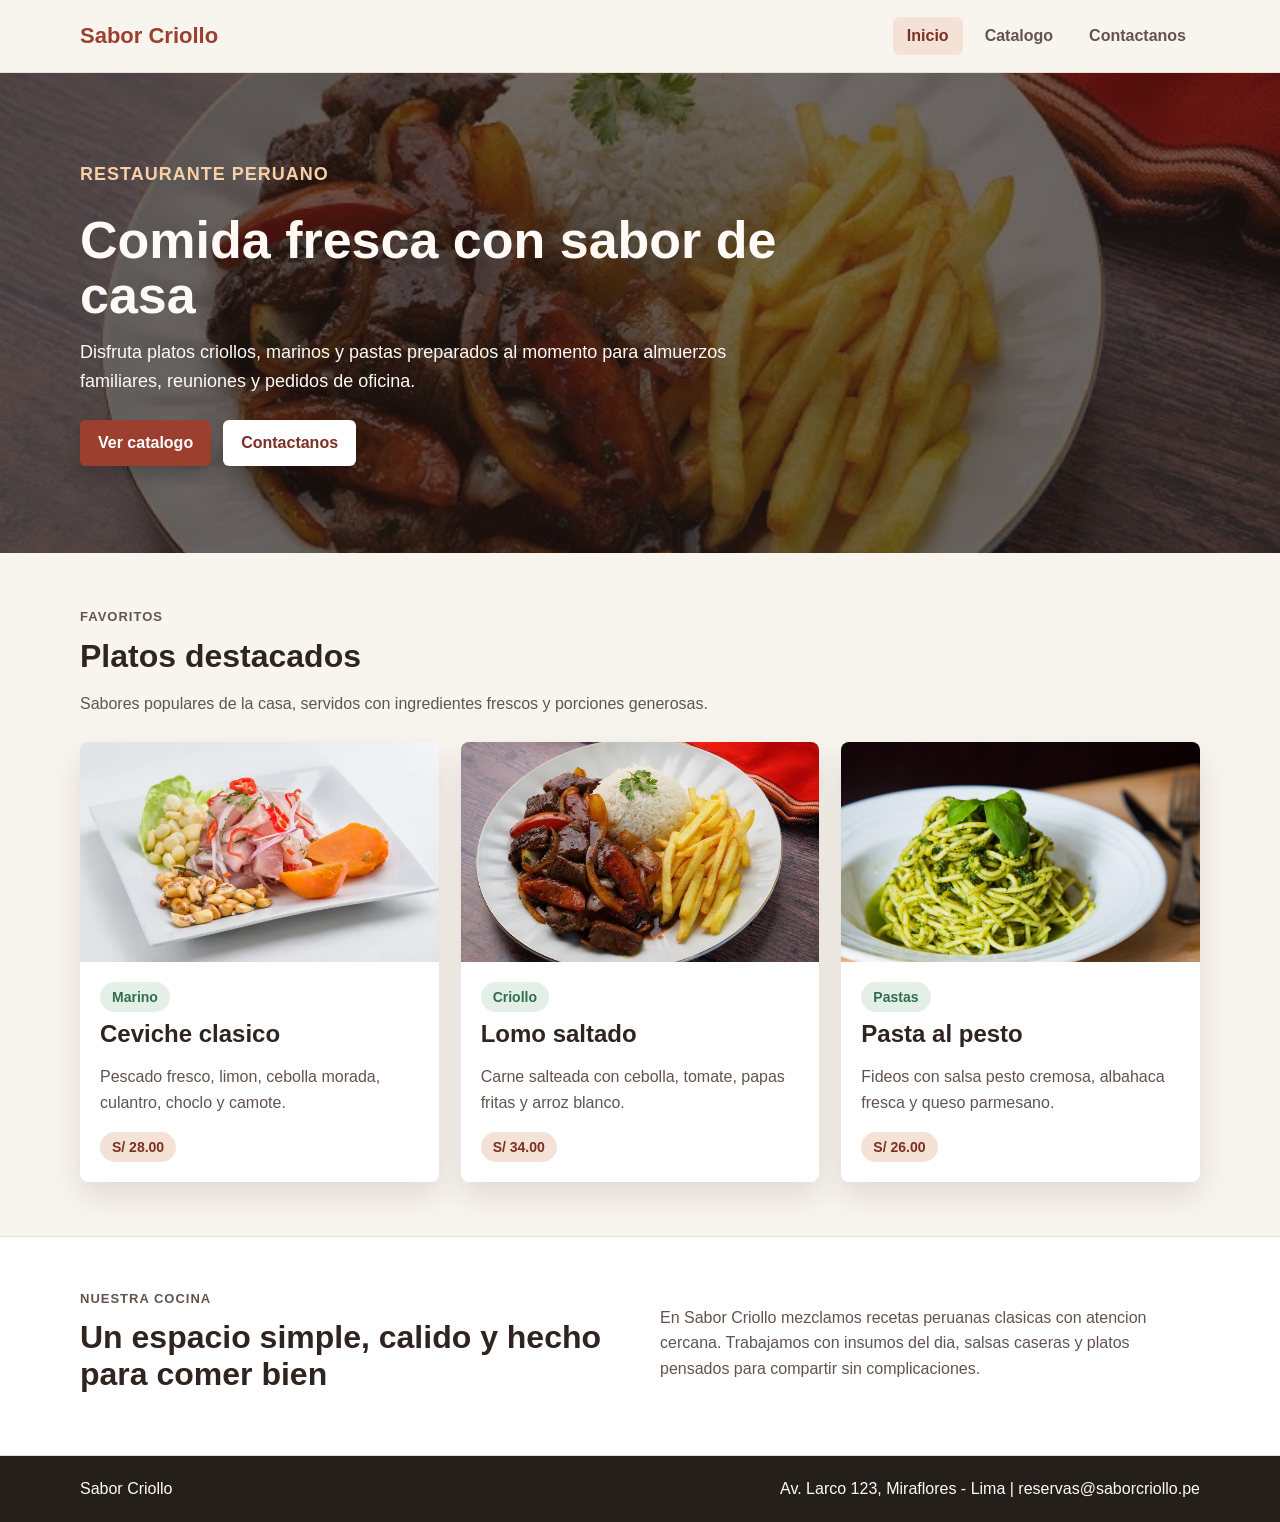
<file: index.html>
<!DOCTYPE html>
<html lang="es">
<head>
    <meta charset="UTF-8">
    <meta name="viewport" content="width=device-width, initial-scale=1.0">
    <title>Sabor Criollo | Inicio</title>
    <link rel="stylesheet" href="assets/css/styles.css">
</head>
<body>
    <header class="site-header">
        <div class="contenedor nav">
            <a class="logo" href="index.html">Sabor Criollo</a>

            <input class="menu-toggle" type="checkbox" id="menu-toggle-index">
            <label class="hamburguesa" for="menu-toggle-index">
                <span></span>
                <span></span>
                <span></span>
            </label>

            <div class="menu">
                <a class="activo" href="index.html">Inicio</a>
                <a href="catalogo.html">Catalogo</a>
                <a href="contacto.html">Contactanos</a>
            </div>
        </div>
    </header>

    <main>
        <section class="banner">
            <div class="contenedor banner-contenido">
                <p class="etiqueta">Restaurante peruano</p>
                <h1>Comida fresca con sabor de casa</h1>
                <p>Disfruta platos criollos, marinos y pastas preparados al momento para almuerzos familiares, reuniones y pedidos de oficina.</p>
                <div class="acciones">
                    <a class="btn" href="catalogo.html">Ver catalogo</a>
                    <a class="btn btn-secundario" href="contacto.html">Contactanos</a>
                </div>
            </div>
        </section>

        <section class="seccion contenedor">
            <div class="seccion-cabecera">
                <p class="etiqueta">Favoritos</p>
                <h2>Platos destacados</h2>
                <p>Sabores populares de la casa, servidos con ingredientes frescos y porciones generosas.</p>
            </div>

            <div class="grid-platos">
                <a class="plato-card" href="detalle-ceviche.html">
                    <img src="assets/img/ceviche.webp" alt="Ceviche clasico">
                    <div class="plato-info">
                        <span class="categoria">Marino</span>
                        <h3>Ceviche clasico</h3>
                        <p>Pescado fresco, limon, cebolla morada, culantro, choclo y camote.</p>
                        <span class="precio">S/ 28.00</span>
                    </div>
                </a>

                <a class="plato-card" href="detalle-lomo.html">
                    <img src="assets/img/lomo-saltado.jpg" alt="Lomo saltado">
                    <div class="plato-info">
                        <span class="categoria">Criollo</span>
                        <h3>Lomo saltado</h3>
                        <p>Carne salteada con cebolla, tomate, papas fritas y arroz blanco.</p>
                        <span class="precio">S/ 34.00</span>
                    </div>
                </a>

                <a class="plato-card" href="detalle-pasta.html">
                    <img src="assets/img/pasta-al-pesto.jpeg" alt="Pasta al pesto">
                    <div class="plato-info">
                        <span class="categoria">Pastas</span>
                        <h3>Pasta al pesto</h3>
                        <p>Fideos con salsa pesto cremosa, albahaca fresca y queso parmesano.</p>
                        <span class="precio">S/ 26.00</span>
                    </div>
                </a>
            </div>
        </section>

        <section class="descripcion-banda">
            <div class="contenedor descripcion">
                <div>
                    <p class="etiqueta">Nuestra cocina</p>
                    <h2>Un espacio simple, calido y hecho para comer bien</h2>
                </div>
                <p>En Sabor Criollo mezclamos recetas peruanas clasicas con atencion cercana. Trabajamos con insumos del dia, salsas caseras y platos pensados para compartir sin complicaciones.</p>
            </div>
        </section>
    </main>

    <footer class="footer">
        <div class="contenedor footer-contenido">
            <p>Sabor Criollo</p>
            <p>Av. Larco 123, Miraflores - Lima | reservas@saborcriollo.pe</p>
        </div>
    </footer>
</body>
</html>
</file>
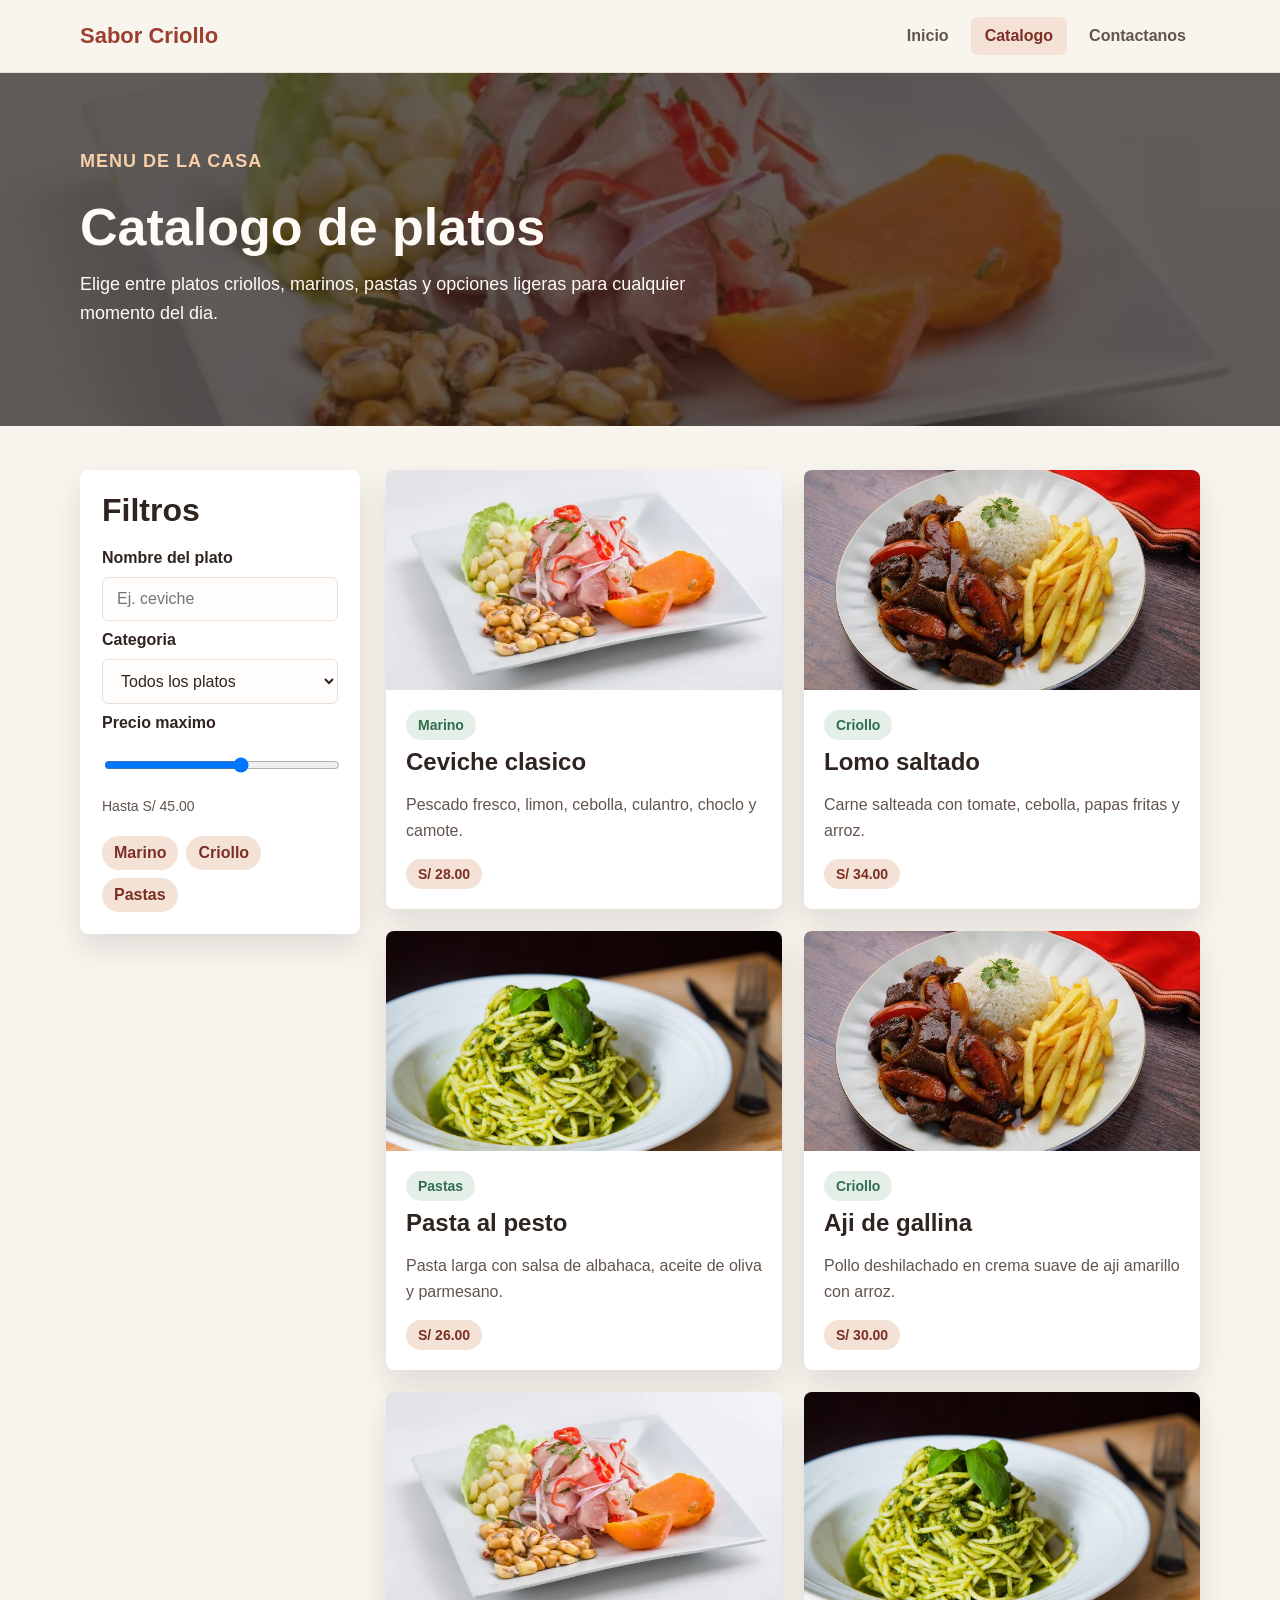
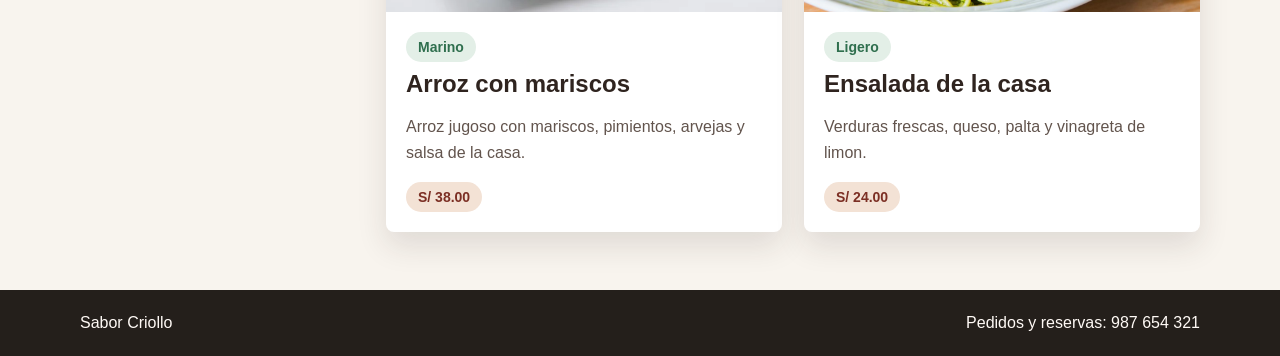
<file: catalogo.html>
<!DOCTYPE html>
<html lang="es">
<head>
    <meta charset="UTF-8">
    <meta name="viewport" content="width=device-width, initial-scale=1.0">
    <title>Sabor Criollo | Catalogo</title>
    <link rel="stylesheet" href="assets/css/styles.css">
</head>
<body>
    <header class="site-header">
        <div class="contenedor nav">
            <a class="logo" href="index.html">Sabor Criollo</a>

            <input class="menu-toggle" type="checkbox" id="menu-toggle-catalogo">
            <label class="hamburguesa" for="menu-toggle-catalogo">
                <span></span>
                <span></span>
                <span></span>
            </label>

            <div class="menu">
                <a href="index.html">Inicio</a>
                <a class="activo" href="catalogo.html">Catalogo</a>
                <a href="contacto.html">Contactanos</a>
            </div>
        </div>
    </header>

    <main>
        <section class="page-hero">
            <div class="contenedor">
                <p class="etiqueta">Menu de la casa</p>
                <h1>Catalogo de platos</h1>
                <p>Elige entre platos criollos, marinos, pastas y opciones ligeras para cualquier momento del dia.</p>
            </div>
        </section>

        <section class="catalogo contenedor">
            <form class="filtros">
                <h2>Filtros</h2>

                <label for="nombre">Nombre del plato</label>
                <input id="nombre" type="search" placeholder="Ej. ceviche">

                <label for="categoria">Categoria</label>
                <select id="categoria">
                    <option>Todos los platos</option>
                    <option>Marino</option>
                    <option>Criollo</option>
                    <option>Pastas</option>
                    <option>Ligero</option>
                </select>

                <label for="precio">Precio maximo</label>
                <input id="precio" type="range" min="20" max="45" value="35">
                <p class="rango-texto">Hasta S/ 45.00</p>

                <div class="chips">
                    <button type="button">Marino</button>
                    <button type="button">Criollo</button>
                    <button type="button">Pastas</button>
                </div>
            </form>

            <div class="catalogo-lista">
                <article class="plato-card">
                    <img src="assets/img/ceviche.webp" alt="Ceviche clasico">
                    <div class="plato-info">
                        <span class="categoria">Marino</span>
                        <h3>Ceviche clasico</h3>
                        <p>Pescado fresco, limon, cebolla, culantro, choclo y camote.</p>
                        <span class="precio">S/ 28.00</span>
                    </div>
                </article>

                <article class="plato-card">
                    <img src="assets/img/lomo-saltado.jpg" alt="Lomo saltado">
                    <div class="plato-info">
                        <span class="categoria">Criollo</span>
                        <h3>Lomo saltado</h3>
                        <p>Carne salteada con tomate, cebolla, papas fritas y arroz.</p>
                        <span class="precio">S/ 34.00</span>
                    </div>
                </article>

                <article class="plato-card">
                    <img src="assets/img/pasta-al-pesto.jpeg" alt="Pasta al pesto">
                    <div class="plato-info">
                        <span class="categoria">Pastas</span>
                        <h3>Pasta al pesto</h3>
                        <p>Pasta larga con salsa de albahaca, aceite de oliva y parmesano.</p>
                        <span class="precio">S/ 26.00</span>
                    </div>
                </article>

                <article class="plato-card">
                    <img src="assets/img/lomo-saltado.jpg" alt="Aji de gallina">
                    <div class="plato-info">
                        <span class="categoria">Criollo</span>
                        <h3>Aji de gallina</h3>
                        <p>Pollo deshilachado en crema suave de aji amarillo con arroz.</p>
                        <span class="precio">S/ 30.00</span>
                    </div>
                </article>

                <article class="plato-card">
                    <img src="assets/img/ceviche.webp" alt="Arroz con mariscos">
                    <div class="plato-info">
                        <span class="categoria">Marino</span>
                        <h3>Arroz con mariscos</h3>
                        <p>Arroz jugoso con mariscos, pimientos, arvejas y salsa de la casa.</p>
                        <span class="precio">S/ 38.00</span>
                    </div>
                </article>

                <article class="plato-card">
                    <img src="assets/img/pasta-al-pesto.jpeg" alt="Ensalada de la casa">
                    <div class="plato-info">
                        <span class="categoria">Ligero</span>
                        <h3>Ensalada de la casa</h3>
                        <p>Verduras frescas, queso, palta y vinagreta de limon.</p>
                        <span class="precio">S/ 24.00</span>
                    </div>
                </article>
            </div>
        </section>
    </main>

    <footer class="footer">
        <div class="contenedor footer-contenido">
            <p>Sabor Criollo</p>
            <p>Pedidos y reservas: 987 654 321</p>
        </div>
    </footer>
</body>
</html>
</file>
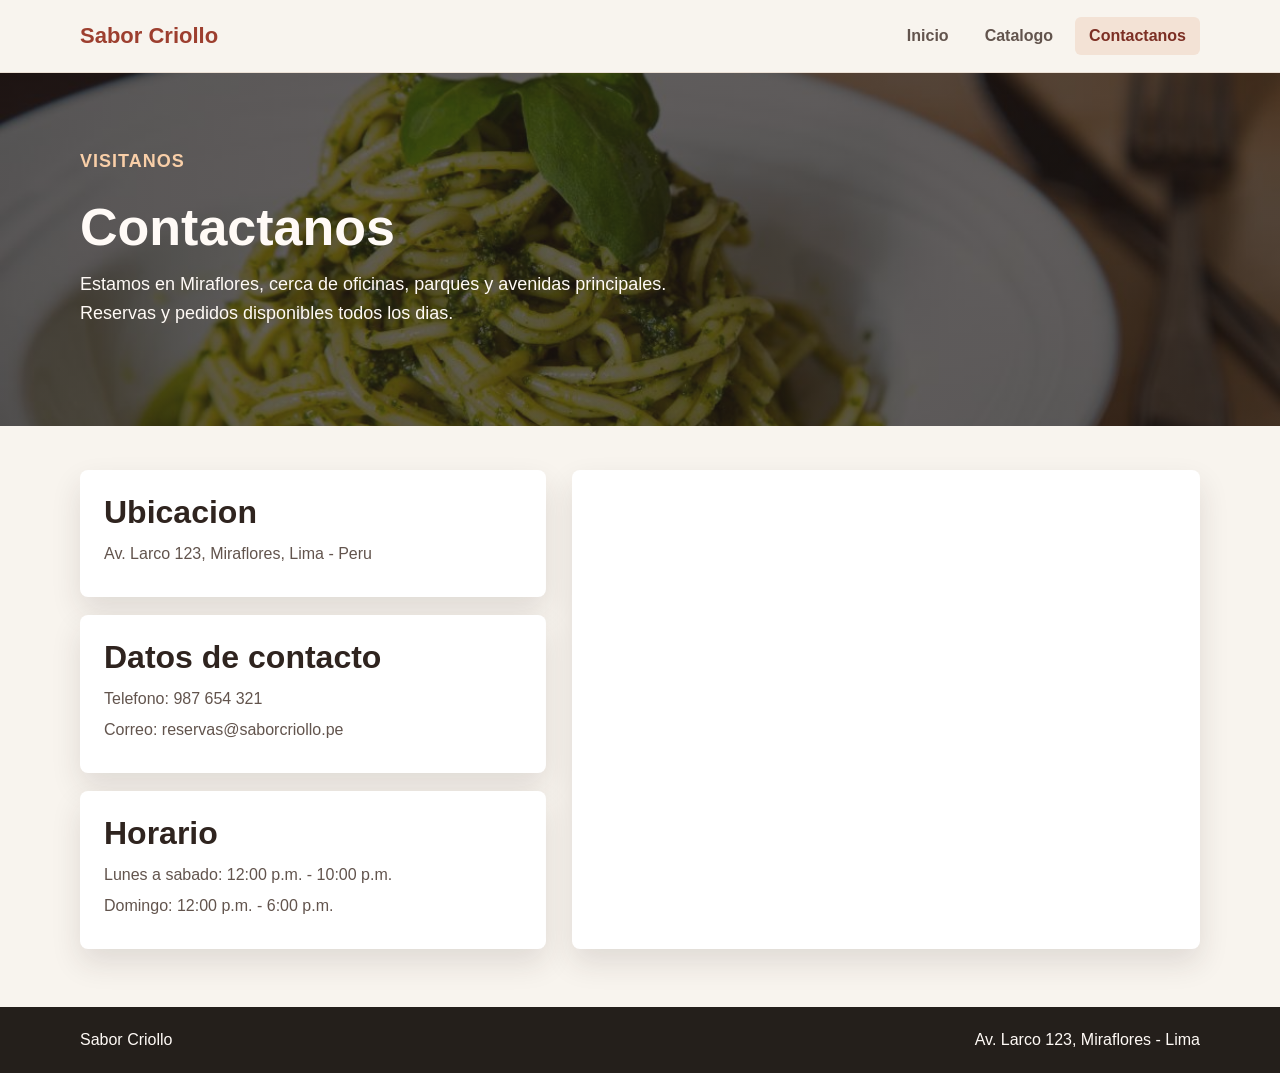
<file: contacto.html>
<!DOCTYPE html>
<html lang="es">
<head>
    <meta charset="UTF-8">
    <meta name="viewport" content="width=device-width, initial-scale=1.0">
    <title>Sabor Criollo | Contactanos</title>
    <link rel="stylesheet" href="assets/css/styles.css">
</head>
<body>
    <header class="site-header">
        <div class="contenedor nav">
            <a class="logo" href="index.html">Sabor Criollo</a>

            <input class="menu-toggle" type="checkbox" id="menu-toggle-contacto">
            <label class="hamburguesa" for="menu-toggle-contacto">
                <span></span>
                <span></span>
                <span></span>
            </label>

            <div class="menu">
                <a href="index.html">Inicio</a>
                <a href="catalogo.html">Catalogo</a>
                <a class="activo" href="contacto.html">Contactanos</a>
            </div>
        </div>
    </header>

    <main>
        <section class="page-hero contacto-hero">
            <div class="contenedor">
                <p class="etiqueta">Visitanos</p>
                <h1>Contactanos</h1>
                <p>Estamos en Miraflores, cerca de oficinas, parques y avenidas principales. Reservas y pedidos disponibles todos los dias.</p>
            </div>
        </section>

        <section class="contacto contenedor">
            <div class="contacto-datos">
                <article class="dato-card">
                    <h2>Ubicacion</h2>
                    <p>Av. Larco 123, Miraflores, Lima - Peru</p>
                </article>

                <article class="dato-card">
                    <h2>Datos de contacto</h2>
                    <p>Telefono: 987 654 321</p>
                    <p>Correo: reservas@saborcriollo.pe</p>
                </article>

                <article class="dato-card">
                    <h2>Horario</h2>
                    <p>Lunes a sabado: 12:00 p.m. - 10:00 p.m.</p>
                    <p>Domingo: 12:00 p.m. - 6:00 p.m.</p>
                </article>
            </div>

            <div class="mapa-card">
                <iframe
                    title="Mapa de Sabor Criollo"
                    src="https://www.openstreetmap.org/export/embed.html?bbox=-77.0402%2C-12.1296%2C-77.0206%2C-12.1126&amp;layer=mapnik&amp;marker=-12.1211%2C-77.0305"
                    loading="lazy">
                </iframe>
            </div>
        </section>
    </main>

    <footer class="footer">
        <div class="contenedor footer-contenido">
            <p>Sabor Criollo</p>
            <p>Av. Larco 123, Miraflores - Lima</p>
        </div>
    </footer>
</body>
</html>
</file>
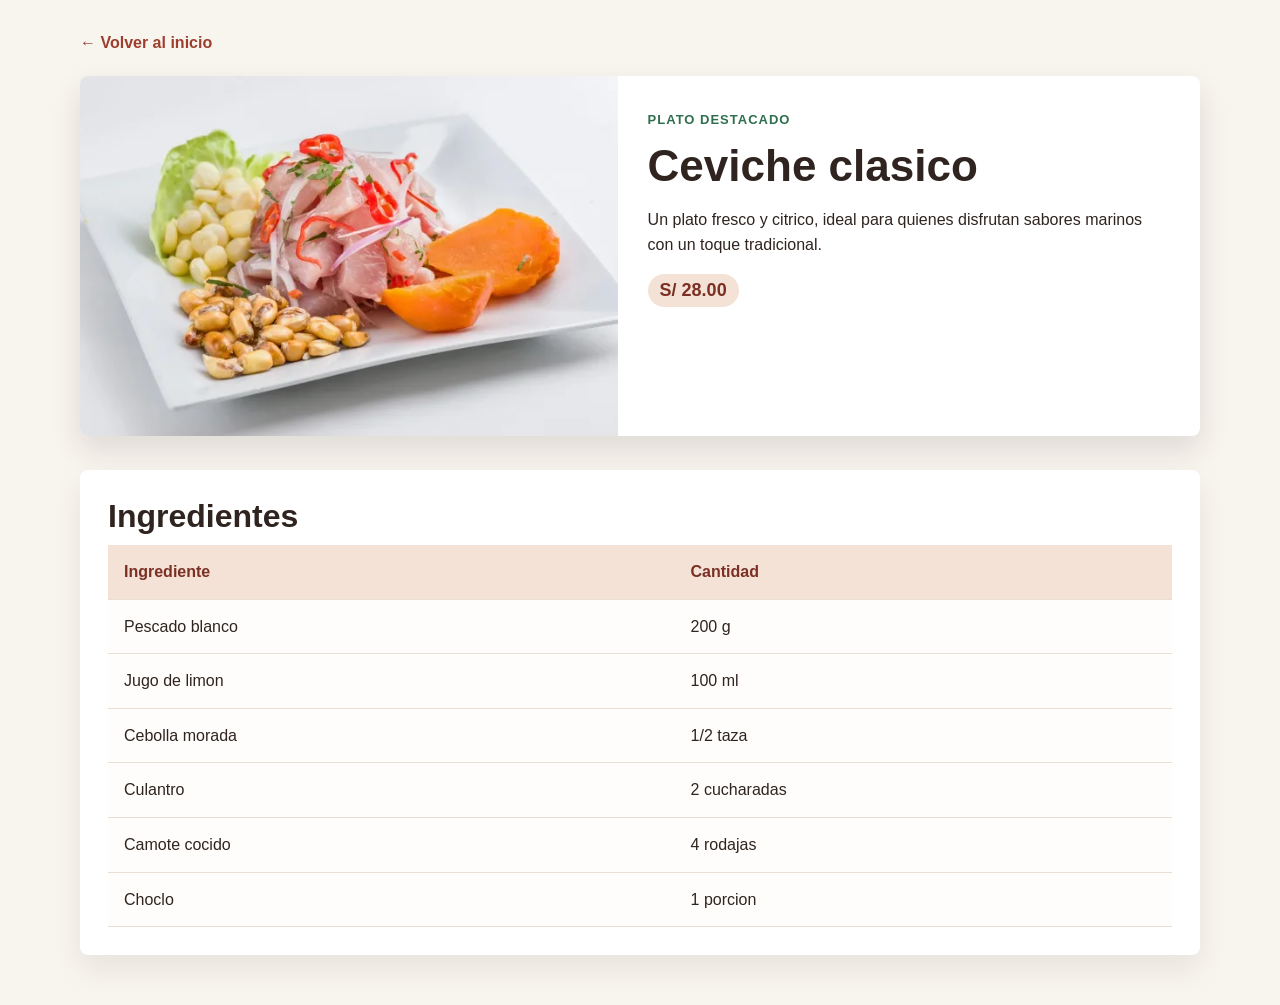
<file: detalle-ceviche.html>
<!DOCTYPE html>
<html lang="es">
<head>
    <meta charset="UTF-8">
    <meta name="viewport" content="width=device-width, initial-scale=1.0">
    <title>Detalle - Ceviche clasico</title>
    <link rel="stylesheet" href="assets/css/styles.css">
</head>
<body>
    <main class="detalle contenedor">
        <a class="volver" href="index.html">&larr; Volver al inicio</a>

        <section class="detalle-cabecera">
            <img src="assets/img/ceviche.webp" alt="Ceviche clasico">
            <div class="detalle-info">
                <p class="etiqueta">Plato destacado</p>
                <h1>Ceviche clasico</h1>
                <p>Un plato fresco y citrico, ideal para quienes disfrutan sabores marinos con un toque tradicional.</p>
                <span class="precio grande">S/ 28.00</span>
            </div>
        </section>

        <section class="ingredientes">
            <h2>Ingredientes</h2>
            <table>
                <thead>
                    <tr>
                        <th>Ingrediente</th>
                        <th>Cantidad</th>
                    </tr>
                </thead>
                <tbody>
                    <tr>
                        <td>Pescado blanco</td>
                        <td>200 g</td>
                    </tr>
                    <tr>
                        <td>Jugo de limon</td>
                        <td>100 ml</td>
                    </tr>
                    <tr>
                        <td>Cebolla morada</td>
                        <td>1/2 taza</td>
                    </tr>
                    <tr>
                        <td>Culantro</td>
                        <td>2 cucharadas</td>
                    </tr>
                    <tr>
                        <td>Camote cocido</td>
                        <td>4 rodajas</td>
                    </tr>
                    <tr>
                        <td>Choclo</td>
                        <td>1 porcion</td>
                    </tr>
                </tbody>
            </table>
        </section>
    </main>
</body>
</html>
</file>
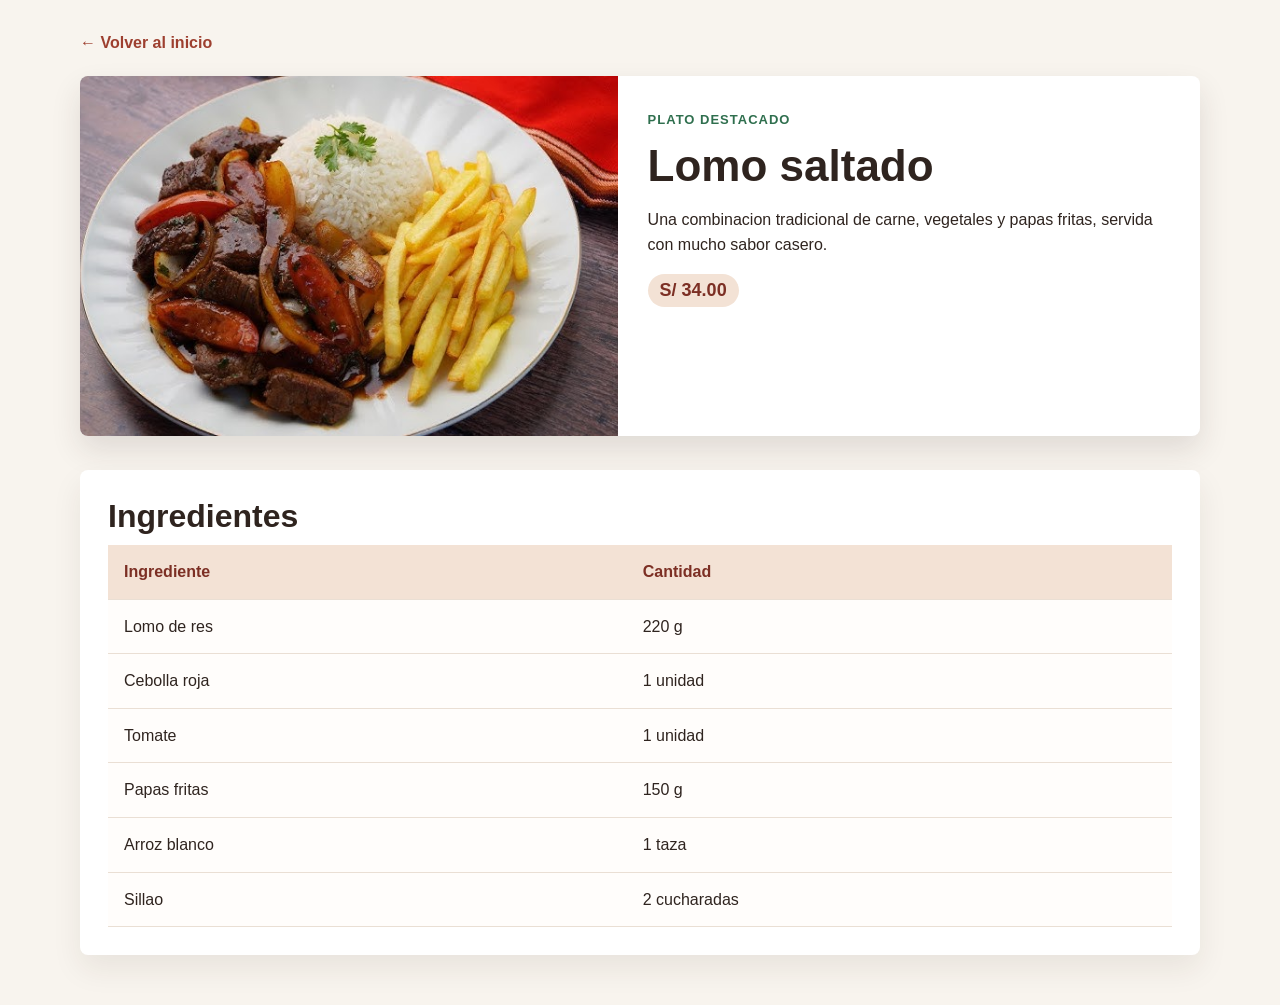
<file: detalle-lomo.html>
<!DOCTYPE html>
<html lang="es">
<head>
    <meta charset="UTF-8">
    <meta name="viewport" content="width=device-width, initial-scale=1.0">
    <title>Detalle - Lomo saltado</title>
    <link rel="stylesheet" href="assets/css/styles.css">
</head>
<body>
    <main class="detalle contenedor">
        <a class="volver" href="index.html">&larr; Volver al inicio</a>

        <section class="detalle-cabecera">
            <img src="assets/img/lomo-saltado.jpg" alt="Lomo saltado">
            <div class="detalle-info">
                <p class="etiqueta">Plato destacado</p>
                <h1>Lomo saltado</h1>
                <p>Una combinacion tradicional de carne, vegetales y papas fritas, servida con mucho sabor casero.</p>
                <span class="precio grande">S/ 34.00</span>
            </div>
        </section>

        <section class="ingredientes">
            <h2>Ingredientes</h2>
            <table>
                <thead>
                    <tr>
                        <th>Ingrediente</th>
                        <th>Cantidad</th>
                    </tr>
                </thead>
                <tbody>
                    <tr>
                        <td>Lomo de res</td>
                        <td>220 g</td>
                    </tr>
                    <tr>
                        <td>Cebolla roja</td>
                        <td>1 unidad</td>
                    </tr>
                    <tr>
                        <td>Tomate</td>
                        <td>1 unidad</td>
                    </tr>
                    <tr>
                        <td>Papas fritas</td>
                        <td>150 g</td>
                    </tr>
                    <tr>
                        <td>Arroz blanco</td>
                        <td>1 taza</td>
                    </tr>
                    <tr>
                        <td>Sillao</td>
                        <td>2 cucharadas</td>
                    </tr>
                </tbody>
            </table>
        </section>
    </main>
</body>
</html>
</file>
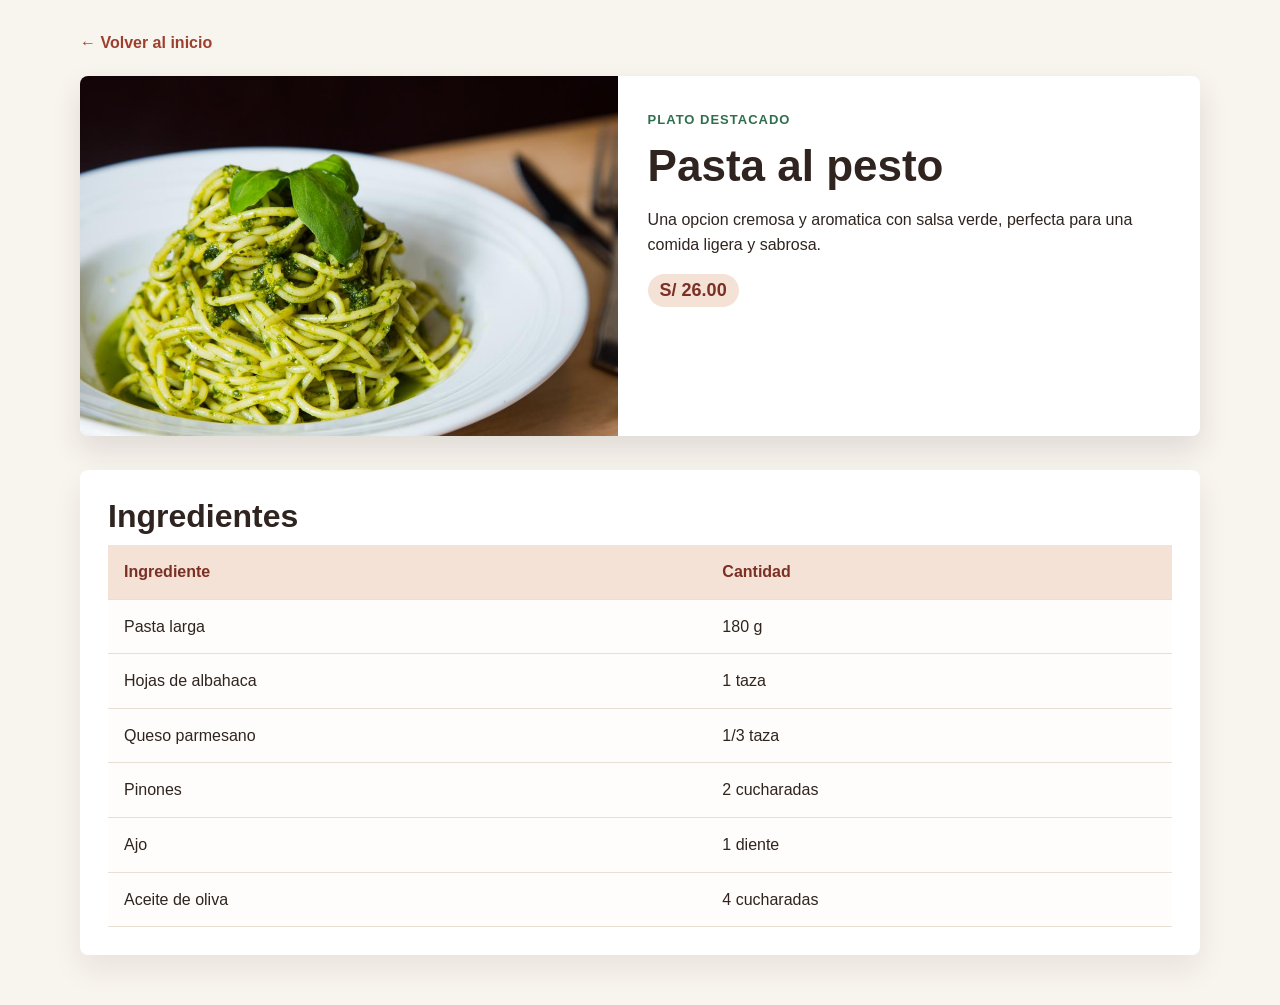
<file: detalle-pasta.html>
<!DOCTYPE html>
<html lang="es">
<head>
    <meta charset="UTF-8">
    <meta name="viewport" content="width=device-width, initial-scale=1.0">
    <title>Detalle - Pasta al pesto</title>
    <link rel="stylesheet" href="assets/css/styles.css">
</head>
<body>
    <main class="detalle contenedor">
        <a class="volver" href="index.html">&larr; Volver al inicio</a>

        <section class="detalle-cabecera">
            <img src="assets/img/pasta-al-pesto.jpeg" alt="Pasta al pesto">
            <div class="detalle-info">
                <p class="etiqueta">Plato destacado</p>
                <h1>Pasta al pesto</h1>
                <p>Una opcion cremosa y aromatica con salsa verde, perfecta para una comida ligera y sabrosa.</p>
                <span class="precio grande">S/ 26.00</span>
            </div>
        </section>

        <section class="ingredientes">
            <h2>Ingredientes</h2>
            <table>
                <thead>
                    <tr>
                        <th>Ingrediente</th>
                        <th>Cantidad</th>
                    </tr>
                </thead>
                <tbody>
                    <tr>
                        <td>Pasta larga</td>
                        <td>180 g</td>
                    </tr>
                    <tr>
                        <td>Hojas de albahaca</td>
                        <td>1 taza</td>
                    </tr>
                    <tr>
                        <td>Queso parmesano</td>
                        <td>1/3 taza</td>
                    </tr>
                    <tr>
                        <td>Pinones</td>
                        <td>2 cucharadas</td>
                    </tr>
                    <tr>
                        <td>Ajo</td>
                        <td>1 diente</td>
                    </tr>
                    <tr>
                        <td>Aceite de oliva</td>
                        <td>4 cucharadas</td>
                    </tr>
                </tbody>
            </table>
        </section>
    </main>
</body>
</html>
</file>
<file: assets/css/styles.css>
* {
    box-sizing: border-box;
}

:root {
    --fondo: #f8f4ee;
    --papel: #ffffff;
    --texto: #2f241f;
    --muted: #62544d;
    --primario: #9d3f2f;
    --primario-oscuro: #7c2f24;
    --verde: #2f6f4e;
    --suave: #f3e2d5;
    --borde: #eadfd4;
    --sombra: 0 14px 30px rgba(47, 36, 31, 0.12);
}

body {
    margin: 0;
    font-family: Arial, sans-serif;
    background: var(--fondo);
    color: var(--texto);
}

a {
    color: inherit;
    text-decoration: none;
}

img {
    display: block;
    width: 100%;
}

input,
select,
button {
    font: inherit;
}

.contenedor {
    width: 1120px;
    max-width: calc(100% - 40px);
    margin: 0 auto;
}

.site-header {
    border-bottom: 1px solid var(--borde);
}

.nav {
    min-height: 72px;
    display: flex;
    align-items: center;
    justify-content: space-between;
    gap: 24px;
}

.logo {
    font-size: 22px;
    font-weight: 800;
    color: var(--primario);
}

.menu {
    display: flex;
    align-items: center;
    gap: 8px;
    flex-wrap: wrap;
}

.menu-toggle,
.hamburguesa {
    display: none;
}

.hamburguesa {
    width: 42px;
    height: 42px;
    align-items: center;
    justify-content: center;
    flex-direction: column;
    gap: 5px;
    border: 1px solid var(--borde);
    border-radius: 6px;
    cursor: pointer;
    transition: 0.2s ease;
}

.hamburguesa:hover {
    border-color: var(--primario);
    box-shadow: 0 8px 16px rgba(47, 36, 31, 0.12);
}

.hamburguesa span {
    width: 20px;
    height: 2px;
    background: var(--primario-oscuro);
    border-radius: 999px;
}

.menu a {
    padding: 10px 14px;
    border-radius: 6px;
    color: var(--muted);
    font-weight: 700;
    transition: 0.2s ease;
}

.menu a:hover,
.menu a.activo {
    background: var(--suave);
    color: var(--primario-oscuro);
}

.banner {
    min-height: 480px;
    display: flex;
    align-items: center;
    background:
        linear-gradient(rgba(31, 23, 19, 0.62), rgba(31, 23, 19, 0.62)),
        url("../img/lomo-saltado.jpg") center/cover;
    color: #fffaf6;
}

.banner-contenido {
    padding: 80px 0;
}

.etiqueta {
    margin: 0 0 10px;
    color: var(--verde);
    font-size: 13px;
    font-weight: 800;
    letter-spacing: 1px;
    text-transform: uppercase;
}

.banner .etiqueta,
.page-hero .etiqueta,
.footer .etiqueta {
    color: #f9cfa8;
}

.banner h1,
.page-hero h1 {
    width: 720px;
    max-width: 100%;
    margin: 0 0 16px;
    font-size: 52px;
    line-height: 1.05;
}

.banner p,
.page-hero p {
    width: 650px;
    max-width: 100%;
    margin: 0 0 24px;
    font-size: 18px;
    line-height: 1.6;
}

.acciones {
    display: flex;
    gap: 12px;
    flex-wrap: wrap;
}

.btn {
    display: inline-flex;
    align-items: center;
    justify-content: center;
    min-height: 46px;
    padding: 12px 18px;
    border-radius: 6px;
    background: var(--primario);
    color: #ffffff;
    font-weight: 800;
    box-shadow: 0 10px 18px rgba(0, 0, 0, 0.18);
    transition: 0.2s ease;
}

.btn:hover {
    background: var(--primario-oscuro);
    transform: translateY(-2px);
}

.btn-secundario {
    background: #ffffff;
    color: var(--primario-oscuro);
}

.btn-secundario:hover {
    background: var(--suave);
}

.seccion {
    padding: 54px 0;
}

.seccion-cabecera {
    width: 720px;
    max-width: 100%;
    margin-bottom: 26px;
}

.seccion-cabecera h2,
.descripcion h2,
.filtros h2,
.dato-card h2,
.ingredientes h2 {
    margin: 0 0 10px;
    font-size: 32px;
}

.seccion-cabecera p,
.descripcion p,
.dato-card p,
.plato-info p,
.detalle-info p,
table {
    line-height: 1.6;
}

.seccion-cabecera p,
.plato-info p,
.dato-card p,
.descripcion p {
    color: var(--muted);
}

.grid-platos,
.catalogo-lista {
    display: flex;
    gap: 22px;
    flex-wrap: wrap;
}

.plato-card {
    flex: 1 1 280px;
    min-width: 0;
    background: var(--papel);
    border-radius: 8px;
    overflow: hidden;
    box-shadow: var(--sombra);
    transition: 0.2s ease;
}

.plato-card:hover {
    transform: translateY(-6px);
    box-shadow: 0 18px 36px rgba(47, 36, 31, 0.18);
}

.plato-card img {
    height: 220px;
    object-fit: cover;
}

.plato-info {
    padding: 20px;
}

.plato-info h3 {
    margin: 8px 0 10px;
    font-size: 24px;
}

.categoria,
.precio {
    display: inline-flex;
    align-items: center;
    min-height: 30px;
    padding: 6px 12px;
    border-radius: 999px;
    font-size: 14px;
    font-weight: 800;
}

.categoria {
    background: #e3efe7;
    color: var(--verde);
}

.precio {
    background: var(--suave);
    color: var(--primario-oscuro);
}

.descripcion-banda {
    padding: 52px 0;
    background: #ffffff;
    border-top: 1px solid var(--borde);
    border-bottom: 1px solid var(--borde);
}

.descripcion {
    display: flex;
    align-items: flex-start;
    justify-content: space-between;
    gap: 40px;
}

.descripcion > div,
.descripcion > p {
    flex: 1;
}

.page-hero {
    padding: 74px 0;
    background:
        linear-gradient(rgba(31, 23, 19, 0.68), rgba(31, 23, 19, 0.68)),
        url("../img/ceviche.webp") center/cover;
    color: #fffaf6;
}

.contacto-hero {
    background:
        linear-gradient(rgba(31, 23, 19, 0.68), rgba(31, 23, 19, 0.68)),
        url("../img/pasta-al-pesto.jpeg") center/cover;
}

.catalogo {
    display: flex;
    align-items: flex-start;
    gap: 26px;
    padding: 44px 0 58px;
}

.filtros {
    flex: 0 0 280px;
    display: flex;
    flex-direction: column;
    gap: 10px;
    padding: 22px;
    background: var(--papel);
    border-radius: 8px;
    box-shadow: var(--sombra);
}

.filtros label {
    font-weight: 800;
    color: var(--texto);
}

.filtros input,
.filtros select,
.contact-form input,
.contact-form textarea {
    width: 100%;
    padding: 12px 14px;
    border: 1px solid var(--borde);
    border-radius: 6px;
    background: #fffdfb;
    color: var(--texto);
    outline: none;
    transition: 0.2s ease;
}

.filtros input:focus,
.filtros select:focus,
.contact-form input:focus,
.contact-form textarea:focus {
    border-color: var(--primario);
    box-shadow: 0 0 0 3px rgba(157, 63, 47, 0.12);
}

.rango-texto {
    margin: 0 0 8px;
    color: var(--muted);
    font-size: 14px;
}

.chips {
    display: flex;
    gap: 8px;
    flex-wrap: wrap;
    margin-top: 4px;
}

.chips button {
    border: 0;
    border-radius: 999px;
    padding: 8px 12px;
    background: var(--suave);
    color: var(--primario-oscuro);
    font-weight: 800;
    cursor: pointer;
    transition: 0.2s ease;
}

.chips button:hover {
    background: var(--primario);
    color: #ffffff;
}

.catalogo-lista {
    flex: 1;
}

.contacto {
    display: flex;
    align-items: stretch;
    gap: 26px;
    padding: 44px 0 58px;
}

.contacto-datos {
    flex: 1;
    display: flex;
    flex-direction: column;
    gap: 18px;
}

.dato-card,
.mapa-card {
    background: var(--papel);
    border-radius: 8px;
    box-shadow: var(--sombra);
}

.dato-card {
    padding: 24px;
}

.dato-card p {
    margin: 6px 0;
}

.mapa-card {
    flex: 1.35;
    min-height: 420px;
    overflow: hidden;
}

.mapa-card iframe {
    width: 100%;
    height: 100%;
    min-height: 420px;
    border: 0;
}

.footer {
    padding: 24px 0;
    background: #241f1b;
    color: #fffaf6;
}

.footer-contenido {
    display: flex;
    align-items: center;
    justify-content: space-between;
    gap: 18px;
    flex-wrap: wrap;
}

.footer p {
    margin: 0;
}

.detalle {
    padding: 34px 0 50px;
}

.volver {
    display: inline-block;
    margin-bottom: 24px;
    color: var(--primario);
    font-weight: 800;
}

.detalle-cabecera {
    display: flex;
    gap: 0;
    margin-bottom: 34px;
    background: var(--papel);
    border-radius: 8px;
    overflow: hidden;
    box-shadow: var(--sombra);
}

.detalle-cabecera img {
    width: 48%;
    height: 360px;
    object-fit: cover;
    transition: 0.2s ease;
}

.detalle-cabecera img:hover {
    transform: scale(1.04);
}

.detalle-info {
    width: 52%;
    padding: 34px 30px;
}

.detalle-info h1 {
    margin: 0 0 12px;
    font-size: 44px;
}

.grande {
    font-size: 18px;
}

.ingredientes {
    background: var(--papel);
    padding: 28px;
    border-radius: 8px;
    box-shadow: 0 14px 30px rgba(47, 36, 31, 0.08);
}

table {
    width: 100%;
    border-collapse: collapse;
    background: #fffdfb;
}

th,
td {
    padding: 14px 16px;
    text-align: left;
    border-bottom: 1px solid var(--borde);
}

th {
    background: var(--suave);
    color: var(--primario-oscuro);
}

@media (max-width: 860px) {
    .descripcion,
    .catalogo,
    .contacto,
    .detalle-cabecera {
        flex-direction: column;
    }

    .nav {
        min-height: 64px;
        padding: 14px 0;
        flex-wrap: wrap;
    }

    .hamburguesa {
        display: flex;
        margin-left: auto;
    }

    .menu {
        display: none;
        width: 100%;
        flex-direction: column;
        align-items: stretch;
        gap: 8px;
        padding-top: 12px;
    }

    .menu-toggle:checked ~ .menu {
        display: flex;
    }

    .banner h1,
    .page-hero h1 {
        font-size: 38px;
    }

    .filtros,
    .detalle-cabecera img,
    .detalle-info {
        width: 100%;
        flex-basis: auto;
    }

    .mapa-card {
        min-height: 340px;
    }

    .mapa-card iframe {
        min-height: 340px;
    }
}

@media (max-width: 560px) {
    .contenedor {
        max-width: calc(100% - 24px);
    }

    .banner {
        min-height: 420px;
    }

    .banner h1,
    .page-hero h1 {
        font-size: 32px;
    }

    .banner p,
    .page-hero p {
        font-size: 16px;
    }

    .menu a {
        padding: 9px 10px;
    }

    .plato-card img {
        height: 190px;
    }
}
</file>
